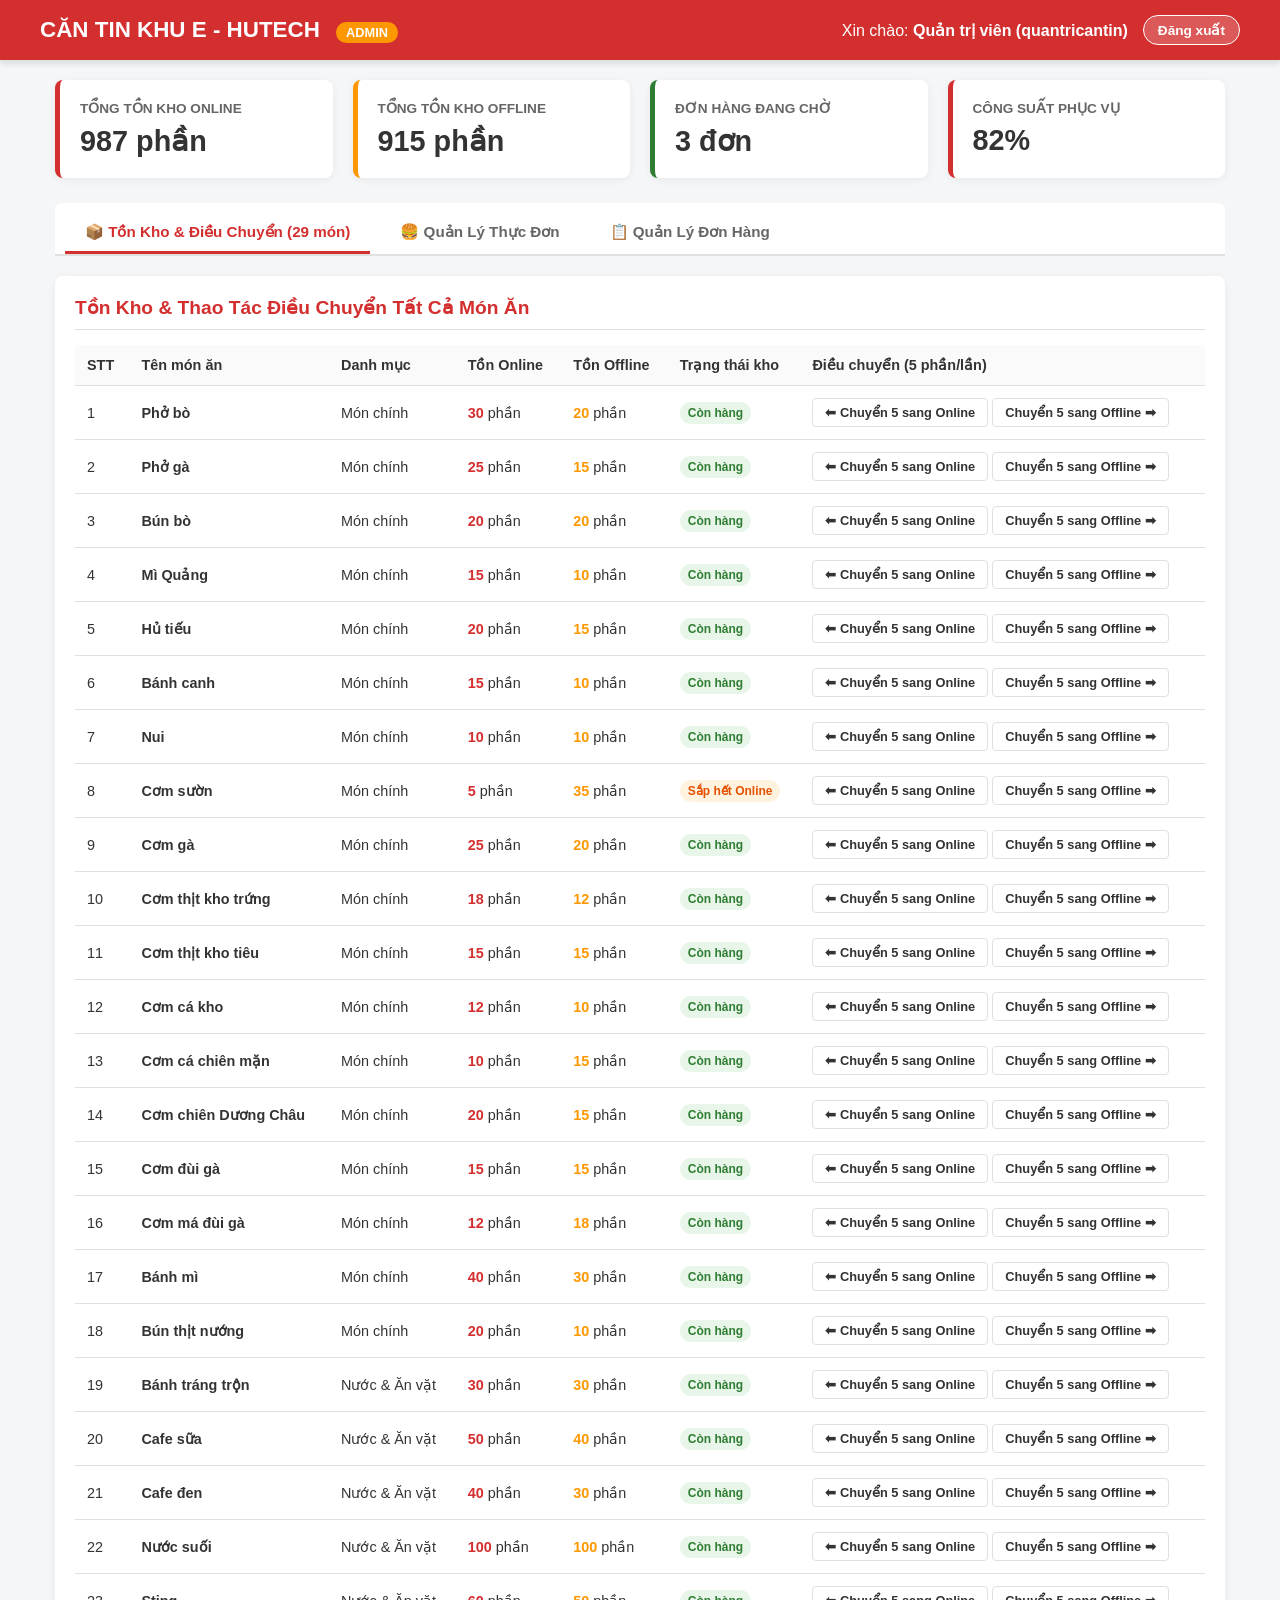
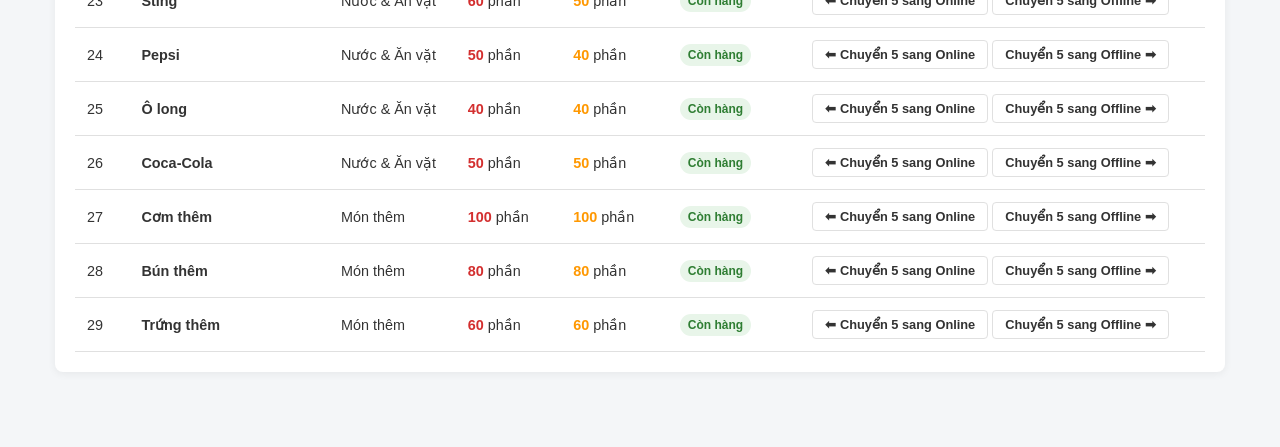
<file: public/assets/aistudio/trangquantri_51206037.html>
<!DOCTYPE html>
<html lang="vi">
<head>
    <meta charset="UTF-8">
    <meta name="viewport" content="width=device-width, initial-scale=1.0">
    <title>Trang Quản Trị - Căn Tin Khu E HUTECH</title>
    <style>
        :root {
            --primary-color: #d32f2f;
            --primary-hover: #b71c1c;
            --secondary-color: #ff9800;
            --bg-color: #f4f6f8;
            --card-bg: #ffffff;
            --text-color: #333333;
            --text-muted: #666666;
            --border-color: #e0e0e0;
            --success-color: #2e7d32;
        }

        * {
            box-sizing: border-box;
            margin: 0;
            padding: 0;
            font-family: 'Segoe UI', Tahoma, Geneva, Verdana, sans-serif;
        }

        body {
            background-color: var(--bg-color);
            color: var(--text-color);
            padding-bottom: 50px;
        }

        /* HEADER */
        header {
            background-color: var(--primary-color);
            color: white;
            padding: 15px 20px;
            box-shadow: 0 4px 6px rgba(0,0,0,0.1);
            position: sticky;
            top: 0;
            z-index: 100;
        }

        .header-container {
            max-width: 1200px;
            margin: 0 auto;
            display: flex;
            justify-content: space-between;
            align-items: center;
        }

        .header-title h1 {
            font-size: 1.4rem;
        }

        .admin-badge {
            background-color: var(--secondary-color);
            color: white;
            padding: 3px 10px;
            border-radius: 12px;
            font-size: 0.8rem;
            font-weight: bold;
            margin-left: 10px;
        }

        .user-panel {
            display: flex;
            align-items: center;
            gap: 15px;
        }

        .btn-logout {
            background: rgba(255,255,255,0.2);
            border: 1px solid white;
            color: white;
            padding: 6px 14px;
            border-radius: 20px;
            cursor: pointer;
            font-size: 0.85rem;
            font-weight: bold;
            transition: 0.2s;
        }

        .btn-logout:hover {
            background: rgba(255,255,255,0.4);
        }

        /* LAYOUT CHÍNH */
        .container {
            max-width: 1200px;
            margin: 20px auto;
            padding: 0 15px;
        }

        /* THỐNG KÊ (METRICS) */
        .metrics-grid {
            display: grid;
            grid-template-columns: repeat(auto-fit, minmax(220px, 1fr));
            gap: 20px;
            margin-bottom: 25px;
        }

        .metric-card {
            background: var(--card-bg);
            padding: 20px;
            border-radius: 8px;
            box-shadow: 0 2px 8px rgba(0,0,0,0.06);
            border-left: 5px solid var(--primary-color);
        }

        .metric-card.secondary { border-left-color: var(--secondary-color); }
        .metric-card.success { border-left-color: var(--success-color); }

        .metric-card h4 {
            font-size: 0.85rem;
            color: var(--text-muted);
            text-transform: uppercase;
            margin-bottom: 8px;
        }

        .metric-card .value {
            font-size: 1.8rem;
            font-weight: bold;
            color: var(--text-color);
        }

        /* NAVIGATION TABS */
        .admin-tabs {
            display: flex;
            gap: 10px;
            border-bottom: 2px solid var(--border-color);
            margin-bottom: 20px;
            background: white;
            padding: 10px 10px 0 10px;
            border-radius: 8px 8px 0 0;
            overflow-x: auto;
        }

        .tab-btn {
            background: none;
            border: none;
            padding: 10px 20px;
            font-size: 0.95rem;
            font-weight: bold;
            color: var(--text-muted);
            cursor: pointer;
            border-bottom: 3px solid transparent;
            transition: 0.2s;
            white-space: nowrap;
        }

        .tab-btn.active {
            color: var(--primary-color);
            border-bottom-color: var(--primary-color);
        }

        /* BẢNG DỮ LIỆU */
        .panel-section {
            background: var(--card-bg);
            padding: 20px;
            border-radius: 8px;
            box-shadow: 0 2px 8px rgba(0,0,0,0.06);
            margin-bottom: 25px;
        }

        .panel-header {
            display: flex;
            justify-content: space-between;
            align-items: center;
            margin-bottom: 15px;
            padding-bottom: 10px;
            border-bottom: 1px solid var(--border-color);
        }

        .panel-title {
            font-size: 1.2rem;
            color: var(--primary-color);
            font-weight: bold;
        }

        .admin-table {
            width: 100%;
            border-collapse: collapse;
            text-align: left;
        }

        .admin-table th, .admin-table td {
            padding: 12px;
            border-bottom: 1px solid var(--border-color);
            font-size: 0.9rem;
        }

        .admin-table th {
            background-color: #fafafa;
            color: var(--text-color);
            font-weight: bold;
        }

        /* STATUS BADGES */
        .badge {
            padding: 4px 8px;
            border-radius: 12px;
            font-size: 0.75rem;
            font-weight: bold;
            display: inline-block;
        }
        .badge-success { background: #e8f5e9; color: var(--success-color); }
        .badge-warning { background: #fff3e0; color: #e65100; }
        .badge-danger { background: #ffebee; color: var(--primary-color); }

        /* BUTTONS */
        .btn {
            padding: 6px 12px;
            border: none;
            border-radius: 4px;
            cursor: pointer;
            font-weight: bold;
            font-size: 0.8rem;
            transition: 0.2s;
        }

        .btn-primary { background: var(--primary-color); color: white; }
        .btn-primary:hover { background: var(--primary-hover); }
        .btn-secondary { background: var(--secondary-color); color: white; }
        .btn-outline { background: transparent; border: 1px solid var(--border-color); color: var(--text-color); }
        .btn-outline:hover { background: #f0f0f0; }

        /* FORM THÊM MÓN */
        .form-grid {
            display: grid;
            grid-template-columns: repeat(auto-fit, minmax(200px, 1fr));
            gap: 15px;
            margin-bottom: 15px;
        }

        .form-group {
            display: flex;
            flex-direction: column;
            gap: 5px;
        }

        .form-group label {
            font-size: 0.85rem;
            font-weight: bold;
            color: var(--text-muted);
        }

        .form-group input, .form-group select {
            padding: 8px 12px;
            border: 1px solid var(--border-color);
            border-radius: 4px;
            outline: none;
        }

        .content-tab { display: none; }
        .content-tab.active { display: block; }
    </style>
</head>
<body>

    <!-- HEADER -->
    <header>
        <div class="header-container">
            <div class="header-title">
                <h1>CĂN TIN KHU E - HUTECH <span class="admin-badge">ADMIN</span></h1>
            </div>
            <div class="user-panel">
                <span>Xin chào: <strong>Quản trị viên (quantricantin)</strong></span>
                <button class="btn-logout" onclick="logout()">Đăng xuất</button>
            </div>
        </div>
    </header>

    <div class="container">

        <!-- THỐNG KÊ TỔNG QUAN -->
        <div class="metrics-grid">
            <div class="metric-card">
                <h4>Tổng Tồn Kho Online</h4>
                <div class="value" id="totalOnlineVal">0 phần</div>
            </div>
            <div class="metric-card secondary">
                <h4>Tổng Tồn Kho Offline</h4>
                <div class="value" id="totalOfflineVal">0 phần</div>
            </div>
            <div class="metric-card success">
                <h4>Đơn Hàng Đang Chờ</h4>
                <div class="value">3 đơn</div>
            </div>
            <div class="metric-card">
                <h4>Công Suất Phục Vụ</h4>
                <div class="value">82%</div>
            </div>
        </div>

        <!-- TABS CHUYỂN BẢNG -->
        <div class="admin-tabs">
            <button class="tab-btn active" onclick="switchTab('inventory-tab', this)">📦 Tồn Kho & Điều Chuyển (29 món)</button>
            <button class="tab-btn" onclick="switchTab('menu-tab', this)">🍔 Quản Lý Thực Đơn</button>
            <button class="tab-btn" onclick="switchTab('orders-tab', this)">📋 Quản Lý Đơn Hàng</button>
        </div>

        <!-- TAB 1: QUẢN LÝ TỒN KHO ĐẦY ĐỦ DỰA TRÊN TRANG NGUỜI DÙNG -->
        <div id="inventory-tab" class="content-tab active">
            <div class="panel-section">
                <div class="panel-header">
                    <span class="panel-title">Tồn Kho & Thao Tác Điều Chuyển Tất Cả Món Ăn</span>
                </div>
                <div style="overflow-x: auto;">
                    <table class="admin-table">
                        <thead>
                            <tr>
                                <th>STT</th>
                                <th>Tên món ăn</th>
                                <th>Danh mục</th>
                                <th>Tồn Online</th>
                                <th>Tồn Offline</th>
                                <th>Trạng thái kho</th>
                                <th>Điều chuyển (5 phần/lần)</th>
                            </tr>
                        </thead>
                        <tbody id="inventoryTableBody">
                            <!-- Dữ liệu JS tự động đổ vào -->
                        </tbody>
                    </table>
                </div>
            </div>
        </div>

        <!-- TAB 2: QUẢN LÝ THỰC ĐƠN MÓN ĂN -->
        <div id="menu-tab" class="content-tab">
            <div class="panel-section">
                <div class="panel-header">
                    <span class="panel-title">Thêm Món Ăn Mới</span>
                </div>
                <form onsubmit="addFoodItem(event)">
                    <div class="form-grid">
                        <div class="form-group">
                            <label>Tên món ăn</label>
                            <input type="text" id="foodName" placeholder="VD: Bún riêu cua" required>
                        </div>
                        <div class="form-group">
                            <label>Giá bán (VNĐ)</label>
                            <input type="number" id="foodPrice" placeholder="VD: 39000" required>
                        </div>
                        <div class="form-group">
                            <label>Danh mục</label>
                            <select id="foodCategory">
                                <option value="Món chính">Món chính</option>
                                <option value="Nước & Ăn vặt">Nước & Đồ ăn vặt</option>
                                <option value="Món thêm">Món thêm</option>
                            </select>
                        </div>
                        <div class="form-group">
                            <label>Kho Online ban đầu</label>
                            <input type="number" id="foodOnlineStock" placeholder="VD: 20" required>
                        </div>
                        <div class="form-group">
                            <label>Kho Offline ban đầu</label>
                            <input type="number" id="foodOfflineStock" placeholder="VD: 20" required>
                        </div>
                    </div>
                    <button type="submit" class="btn btn-primary">+ Thêm món vào Thực Đơn</button>
                </form>
            </div>

            <div class="panel-section">
                <div class="panel-header">
                    <span class="panel-title">Danh Sách Thực Đơn Bán Hàng</span>
                </div>
                <div style="overflow-x: auto;">
                    <table class="admin-table">
                        <thead>
                            <tr>
                                <th>Tên món</th>
                                <th>Danh mục</th>
                                <th>Giá bán</th>
                                <th>Trạng thái bán</th>
                                <th>Thao tác</th>
                            </tr>
                        </thead>
                        <tbody id="menuTableBody">
                            <!-- Dữ liệu JS đổ vào -->
                        </tbody>
                    </table>
                </div>
            </div>
        </div>

        <!-- TAB 3: QUẢN LÝ ĐƠN HÀNG -->
        <div id="orders-tab" class="content-tab">
            <div class="panel-section">
                <div class="panel-header">
                    <span class="panel-title">Danh Sách Đơn Hàng Cần Xử Lý</span>
                </div>
                <div style="overflow-x: auto;">
                    <table class="admin-table">
                        <thead>
                            <tr>
                                <th>Mã đơn</th>
                                <th>MSSV Sinh Viên</th>
                                <th>Chi tiết đơn</th>
                                <th>Tổng thanh toán</th>
                                <th>Phương thức</th>
                                <th>Trạng thái đơn</th>
                                <th>Thao tác xử lý</th>
                            </tr>
                        </thead>
                        <tbody>
                            <tr>
                                <td>#DH101</td>
                                <td>24808900033</td>
                                <td>1x Phở bò, 1x Cafe sữa</td>
                                <td>67.000₫</td>
                                <td><span class="badge badge-success">Online (Đã chuyển khoản)</span></td>
                                <td><span class="badge badge-warning" id="status-101">Đang chế biến</span></td>
                                <td>
                                    <button class="btn btn-secondary" onclick="updateOrderStatus('101', 'Sẵn sàng nhận')">Sẵn sàng nhận</button>
                                    <button class="btn btn-primary" onclick="updateOrderStatus('101', 'Hoàn thành')">Hoàn thành</button>
                                </td>
                            </tr>
                            <tr>
                                <td>#DH102</td>
                                <td>24808900122</td>
                                <td>2x Cơm sườn, 1x Sting, 1x Cơm thêm</td>
                                <td>105.000₫</td>
                                <td><span class="badge badge-warning">COD (Trả tiền mặt tại quầy)</span></td>
                                <td><span class="badge badge-warning" id="status-102">Chờ xác nhận</span></td>
                                <td>
                                    <button class="btn btn-secondary" onclick="updateOrderStatus('102', 'Đang chế biến')">Chế biến</button>
                                    <button class="btn btn-primary" onclick="updateOrderStatus('102', 'Hoàn thành')">Hoàn thành</button>
                                </td>
                            </tr>
                        </tbody>
                    </table>
                </div>
            </div>
        </div>

    </div>

    <!-- JAVASCRIPT ĐỒNG BỘ TOÀN BỘ MÓN ĂN -->
    <script>
        // Danh sách đầy đủ 29 món ăn đồng bộ 100% với trangnguoidung.html
        let foodData = [
            // 18 MÓN CHÍNH
            { id: 1, name: "Phở bò", category: "Món chính", price: 39000, online: 30, offline: 20, active: true },
            { id: 2, name: "Phở gà", category: "Món chính", price: 39000, online: 25, offline: 15, active: true },
            { id: 3, name: "Bún bò", category: "Món chính", price: 39000, online: 20, offline: 20, active: true },
            { id: 4, name: "Mì Quảng", category: "Món chính", price: 39000, online: 15, offline: 10, active: true },
            { id: 5, name: "Hủ tiếu", category: "Món chính", price: 39000, online: 20, offline: 15, active: true },
            { id: 6, name: "Bánh canh", category: "Món chính", price: 39000, online: 15, offline: 10, active: true },
            { id: 7, name: "Nui", category: "Món chính", price: 39000, online: 10, offline: 10, active: true },
            { id: 8, name: "Cơm sườn", category: "Món chính", price: 39000, online: 5, offline: 35, active: true },
            { id: 9, name: "Cơm gà", category: "Món chính", price: 39000, online: 25, offline: 20, active: true },
            { id: 10, name: "Cơm thịt kho trứng", category: "Món chính", price: 39000, online: 18, offline: 12, active: true },
            { id: 11, name: "Cơm thịt kho tiêu", category: "Món chính", price: 39000, online: 15, offline: 15, active: true },
            { id: 12, name: "Cơm cá kho", category: "Món chính", price: 39000, online: 12, offline: 10, active: true },
            { id: 13, name: "Cơm cá chiên mặn", category: "Món chính", price: 39000, online: 10, offline: 15, active: true },
            { id: 14, name: "Cơm chiên Dương Châu", category: "Món chính", price: 39000, online: 20, offline: 15, active: true },
            { id: 15, name: "Cơm đùi gà", category: "Món chính", price: 39000, online: 15, offline: 15, active: true },
            { id: 16, name: "Cơm má đùi gà", category: "Món chính", price: 39000, online: 12, offline: 18, active: true },
            { id: 17, name: "Bánh mì", category: "Món chính", price: 20000, online: 40, offline: 30, active: true },
            { id: 18, name: "Bún thịt nướng", category: "Món chính", price: 39000, online: 20, offline: 10, active: true },

            // 8 NƯỚC & ĐỒ ĂN VẶT
            { id: 19, name: "Bánh tráng trộn", category: "Nước & Ăn vặt", price: 20000, online: 30, offline: 30, active: true },
            { id: 20, name: "Cafe sữa", category: "Nước & Ăn vặt", price: 18000, online: 50, offline: 40, active: true },
            { id: 21, name: "Cafe đen", category: "Nước & Ăn vặt", price: 15000, online: 40, offline: 30, active: true },
            { id: 22, name: "Nước suối", category: "Nước & Ăn vặt", price: 7000, online: 100, offline: 100, active: true },
            { id: 23, name: "Sting", category: "Nước & Ăn vặt", price: 12000, online: 60, offline: 50, active: true },
            { id: 24, name: "Pepsi", category: "Nước & Ăn vặt", price: 12000, online: 50, offline: 40, active: true },
            { id: 25, name: "Ô long", category: "Nước & Ăn vặt", price: 12000, online: 40, offline: 40, active: true },
            { id: 26, name: "Coca-Cola", category: "Nước & Ăn vặt", price: 12000, online: 50, offline: 50, active: true },

            // 3 MÓN THÊM
            { id: 27, name: "Cơm thêm", category: "Món thêm", price: 5000, online: 100, offline: 100, active: true },
            { id: 28, name: "Bún thêm", category: "Món thêm", price: 3000, online: 80, offline: 80, active: true },
            { id: 29, name: "Trứng thêm", category: "Món thêm", price: 5000, online: 60, offline: 60, active: true }
        ];

        // Khởi tạo bảng dữ liệu khi mở trang
        window.onload = function() {
            renderTables();
        };

        function renderTables() {
            renderInventoryTable();
            renderMenuTable();
            calculateTotals();
        }

        // 1. Render bảng Tồn kho & Điều chuyển
        function renderInventoryTable() {
            const tbody = document.getElementById('inventoryTableBody');
            tbody.innerHTML = '';

            foodData.forEach((item, index) => {
                let statusBadge = '<span class="badge badge-success">Còn hàng</span>';
                if (item.online === 0) {
                    statusBadge = '<span class="badge badge-danger">Hết hàng Online</span>';
                } else if (item.online <= 5) {
                    statusBadge = '<span class="badge badge-warning">Sắp hết Online</span>';
                }

                const tr = document.createElement('tr');
                tr.innerHTML = `
                    <td>${index + 1}</td>
                    <td><strong>${item.name}</strong></td>
                    <td>${item.category}</td>
                    <td><strong style="color: var(--primary-color);">${item.online}</strong> phần</td>
                    <td><strong style="color: var(--secondary-color);">${item.offline}</strong> phần</td>
                    <td>${statusBadge}</td>
                    <td>
                        <button class="btn btn-outline" onclick="transferStock(${item.id}, 'off2on')">⬅ Chuyển 5 sang Online</button>
                        <button class="btn btn-outline" onclick="transferStock(${item.id}, 'on2off')">Chuyển 5 sang Offline ➡</button>
                    </td>
                `;
                tbody.appendChild(tr);
            });
        }

        // 2. Render bảng Thực đơn
        function renderMenuTable() {
            const tbody = document.getElementById('menuTableBody');
            tbody.innerHTML = '';

            foodData.forEach(item => {
                let statusBadge = item.active 
                    ? '<span class="badge badge-success">Đang bán</span>' 
                    : '<span class="badge badge-danger">Tạm ngưng</span>';
                
                let btnText = item.active ? 'Tạm ngưng' : 'Mở bán';

                const tr = document.createElement('tr');
                tr.innerHTML = `
                    <td><strong>${item.name}</strong></td>
                    <td>${item.category}</td>
                    <td><strong>${item.price.toLocaleString('vi-VN')}₫</strong></td>
                    <td>${statusBadge}</td>
                    <td>
                        <button class="btn btn-outline" onclick="toggleFoodState(${item.id})">${btnText}</button>
                    </td>
                `;
                tbody.appendChild(tr);
            });
        }

        // 3. Tính tổng số lượng tồn kho
        function calculateTotals() {
            let totalOnline = foodData.reduce((sum, item) => sum + item.online, 0);
            let totalOffline = foodData.reduce((sum, item) => sum + item.offline, 0);

            document.getElementById('totalOnlineVal').innerText = totalOnline + " phần";
            document.getElementById('totalOfflineVal').innerText = totalOffline + " phần";
        }

        // 4. Hàm điều chuyển số lượng tồn
        function transferStock(id, direction) {
            let item = foodData.find(f => f.id === id);
            if (!item) return;

            if (direction === 'off2on') {
                if (item.offline >= 5) {
                    item.online += 5;
                    item.offline -= 5;
                } else {
                    alert(`Tồn kho Offline của "${item.name}" không đủ 5 phần để chuyển!`);
                }
            } else if (direction === 'on2off') {
                if (item.online >= 5) {
                    item.online -= 5;
                    item.offline += 5;
                } else {
                    alert(`Tồn kho Online của "${item.name}" không đủ 5 phần để chuyển!`);
                }
            }
            renderTables();
        }

        // 5. Bật/Tắt trạng thái bán món
        function toggleFoodState(id) {
            let item = foodData.find(f => f.id === id);
            if (item) {
                item.active = !item.active;
                renderTables();
            }
        }

        // 6. Thêm món mới vào dữ liệu
        function addFoodItem(event) {
            event.preventDefault();
            const name = document.getElementById('foodName').value.trim();
            const price = parseInt(document.getElementById('foodPrice').value);
            const category = document.getElementById('foodCategory').value;
            const online = parseInt(document.getElementById('foodOnlineStock').value) || 0;
            const offline = parseInt(document.getElementById('foodOfflineStock').value) || 0;

            const newItem = {
                id: foodData.length + 1,
                name: name,
                category: category,
                price: price,
                online: online,
                offline: offline,
                active: true
            };

            foodData.push(newItem);
            renderTables();

            alert(`Đã thêm món "${name}" vào danh sách tồn kho & thực đơn thành công!`);
            event.target.reset();
        }

        // 7. Chuyển đổi tab hiển thị
        function switchTab(tabId, btn) {
            document.querySelectorAll('.content-tab').forEach(tab => tab.classList.remove('active'));
            document.querySelectorAll('.tab-btn').forEach(button => button.classList.remove('active'));
            
            document.getElementById(tabId).classList.add('active');
            btn.classList.add('active');
        }

        // 8. Cập nhật trạng thái đơn hàng
        function updateOrderStatus(orderId, statusText) {
            const statusBadge = document.getElementById(`status-${orderId}`);
            if (statusBadge) {
                statusBadge.innerText = statusText;
                statusBadge.className = (statusText === 'Hoàn thành') ? 'badge badge-success' : 'badge badge-warning';
            }
            alert(`Đơn hàng #${orderId} đã chuyển trạng thái thành: ${statusText}`);
        }

        // 9. Đăng xuất
        function logout() {
            if (confirm("Bạn có chắc chắn muốn đăng xuất khỏi Trang Quản Trị?")) {
                window.location.href = "trangnguoidung.html";
            }
        }
    </script>
</body>
</html>
</file>
